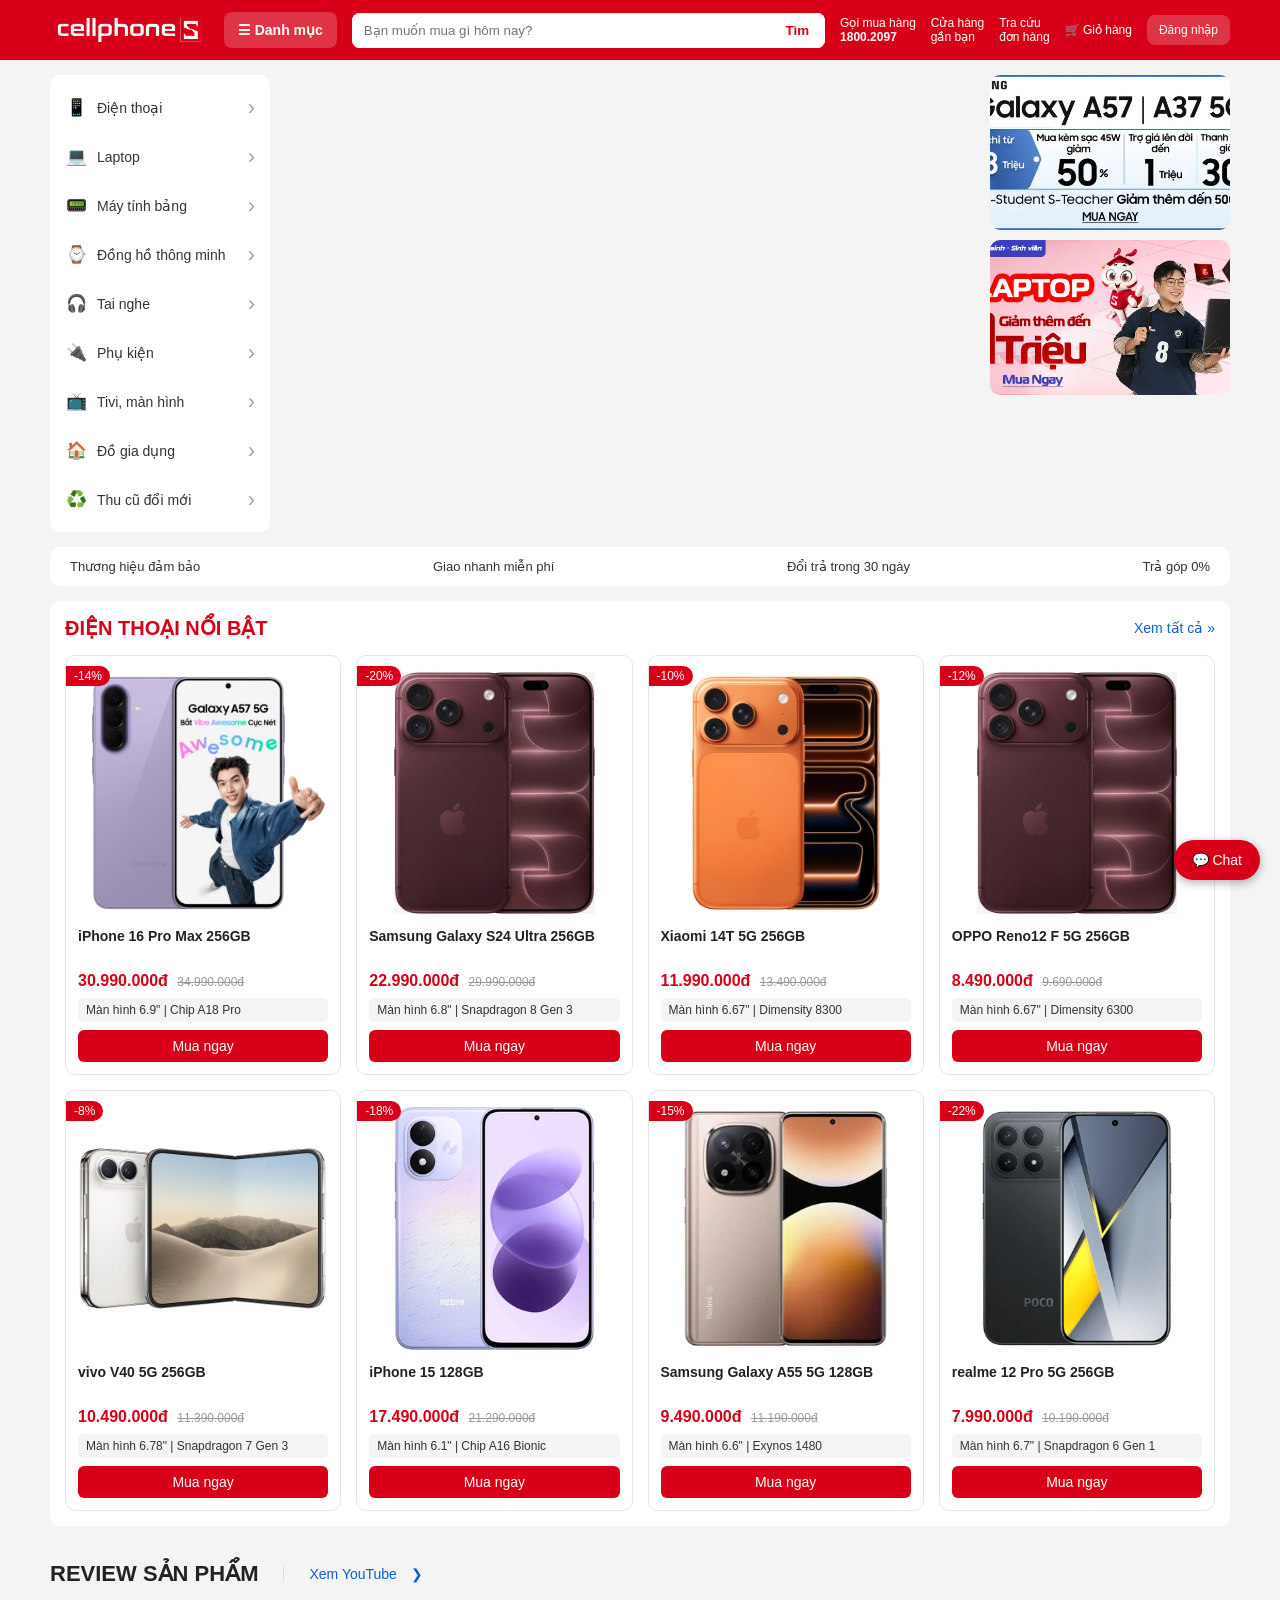
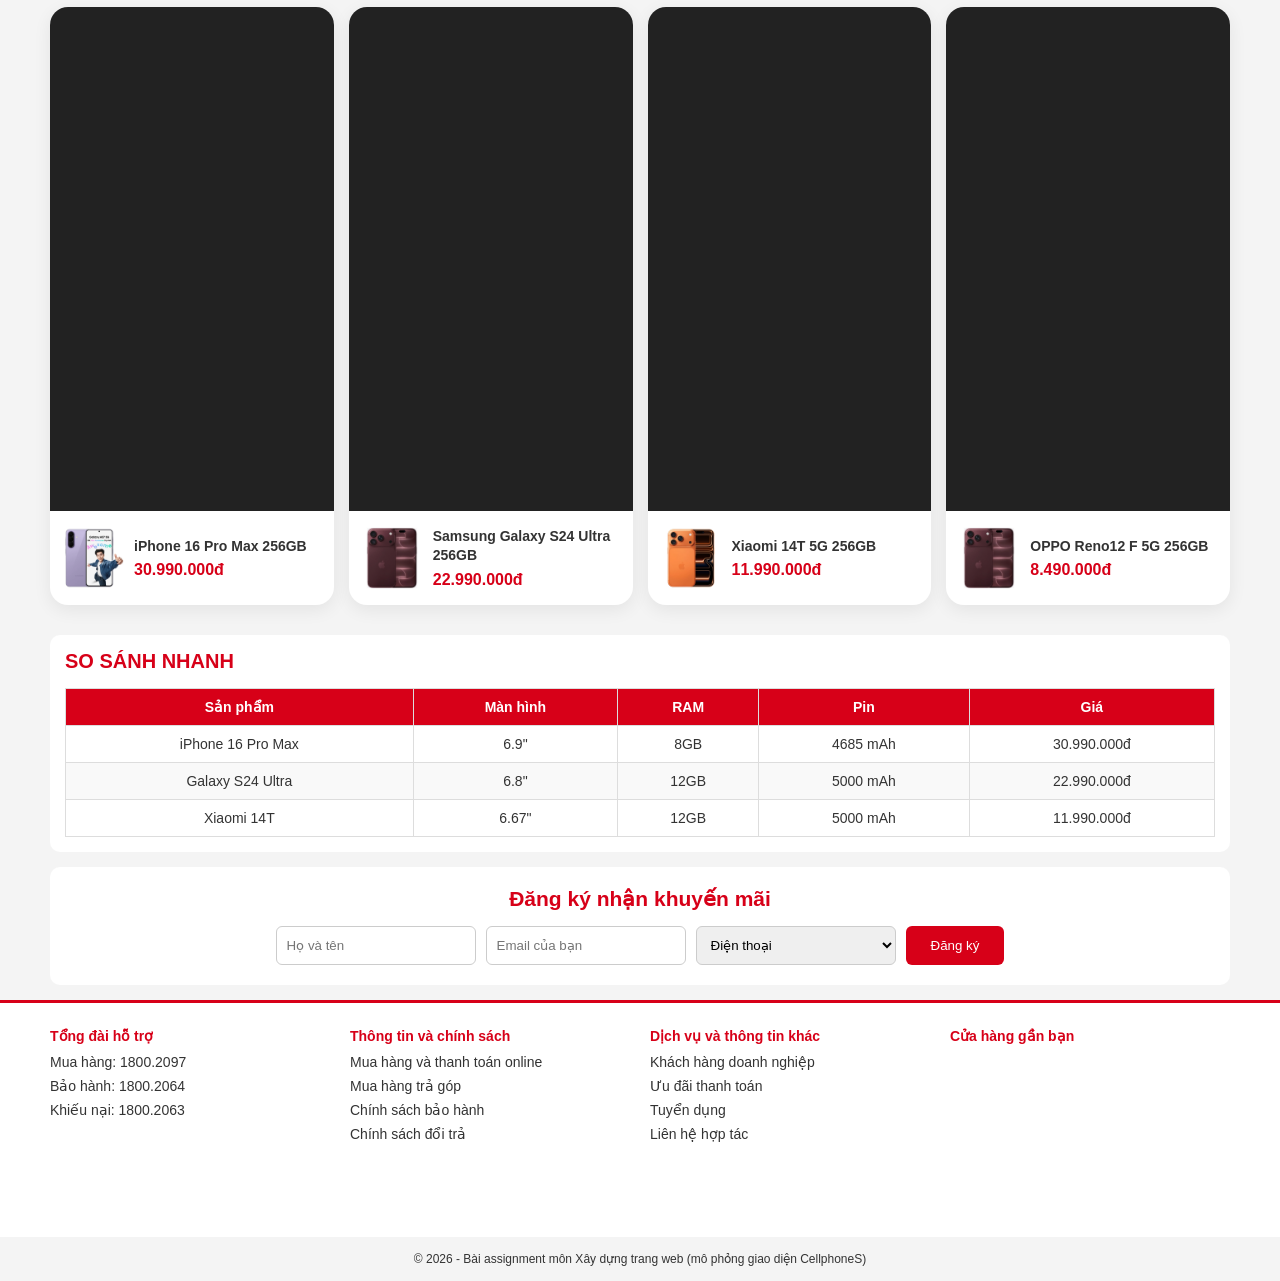
<file: index.html>
<!DOCTYPE html>
<html lang="vi">

<head>
    <meta charset="UTF-8">
    <meta name="viewport" content="width=device-width, initial-scale=1.0">
    <meta name="referrer" content="strict-origin-when-cross-origin">
    <title>CellphoneS - Điện thoại, laptop, phụ kiện chính hãng</title>
    <!-- Liên kết file CSS ngoài (external CSS) -->
    <link rel="stylesheet" href="style.css">
</head>

<body>

    <!-- ================= HEADER ================= -->
    <header class="header">
        <div class="container header-inner">
            <a href="index.html"><img src="images/logo.png" alt="CellphoneS" class="logo"></a>

            <a href="#danhmuc" class="btn-danhmuc">☰ Danh mục</a>

            <form class="search-form" action="#">
                <input type="text" placeholder="Bạn muốn mua gì hôm nay?">
                <button type="submit">Tìm</button>
            </form>

            <ul class="header-links">
                <li><a href="#">Gọi mua hàng<br><b>1800.2097</b></a></li>
                <li><a href="#cuahang">Cửa hàng<br>gần bạn</a></li>
                <li><a href="#">Tra cứu<br>đơn hàng</a></li>
                <li><a href="#">🛒 Giỏ hàng</a></li>
                <li><a href="#" class="btn-login">Đăng nhập</a></li>
            </ul>
        </div>
    </header>

    <!-- ================= PHẦN CHÍNH: MENU + SLIDESHOW + BANNER PHỤ ================= -->
    <main class="container">

        <section class="top-section">
            <!-- Menu danh mục bên trái + mega menu -->
            <nav class="sidebar" id="danhmuc">
                <ul>
                    <li class="has-mega">
                        <a href="#"><span class="menu-icon">📱</span>Điện thoại <b>›</b></a>
                        <div class="mega-menu">
                            <div class="mega-column">
                                <h3>Hãng điện thoại</h3>
                                <div class="brand-grid">
                                    <a href="#"> iPhone</a><a href="#">SAMSUNG</a><a href="#">OPPO</a>
                                    <a href="#">Xiaomi</a><a href="#">TECNO</a><a href="#">HONOR</a>
                                    <a href="#">nubia</a><a href="#">SONY</a><a href="#">NOKIA</a>
                                    <a href="#">realme</a><a href="#">HUAWEI</a><a href="#">Infinix</a>
                                </div>
                                <h3 class="subheading">Mức giá điện thoại</h3>
                                <div class="chip-list">
                                    <a href="#">Dưới 2 triệu</a><a href="#">Từ 2 - 4 triệu</a>
                                    <a href="#">Từ 4 - 7 triệu</a><a href="#">Từ 7 - 13 triệu</a>
                                    <a href="#">Từ 13 - 20 triệu</a><a href="#">Trên 20 triệu</a>
                                </div>
                            </div>
                            <div class="mega-column">
                                <h3>Điện thoại HOT ⚡</h3>
                                <div class="chip-list">
                                    <a href="#">iPhone 17 Pro Max</a><a href="#">iPhone 17 Pro</a>
                                    <a href="#">iPhone 17</a><a href="#">iPhone Air</a>
                                    <a href="#">Samsung Galaxy S26 Series</a><a href="#">Galaxy Z Series</a>
                                    <a href="#">OPPO Find X Series</a><a href="#">Xiaomi 17T</a>
                                    <a href="#">Redmi Note Series</a><a href="#">HONOR 600 5G</a>
                                    <a href="#">TECNO Pova</a><a href="#">Sony Xperia</a>
                                </div>
                            </div>
                            <div class="mega-column">
                                <h3>Điện thoại theo nhu cầu</h3>
                                <div class="chip-list">
                                    <a href="#">Điện thoại chơi game</a><a href="#">Điện thoại chụp ảnh đẹp</a>
                                    <a href="#">Điện thoại pin khỏe</a><a href="#">Điện thoại 5G</a>
                                    <a href="#">Điện thoại màn hình lớn</a><a href="#">Điện thoại phổ thông</a>
                                </div>
                                <h3 class="subheading">Ưu đãi nổi bật</h3>
                                <div class="chip-list"><a href="#">Điện thoại giảm giá</a><a href="#">Trả góp 0%</a>
                                </div>
                            </div>
                        </div>
                    </li>
                    <li class="has-mega">
                        <a href="#"><span class="menu-icon">💻</span>Laptop <b>›</b></a>
                        <div class="mega-menu">
                            <div class="mega-column">
                                <h3>Hãng laptop</h3>
                                <div class="brand-grid">
                                    <a href="#">MacBook</a><a href="#">ASUS</a><a href="#">DELL</a>
                                    <a href="#">HP</a><a href="#">Lenovo</a><a href="#">Acer</a>
                                    <a href="#">MSI</a><a href="#">Gigabyte</a><a href="#">LG</a>
                                </div>
                                <h3 class="subheading">Mức giá laptop</h3>
                                <div class="chip-list">
                                    <a href="#">Dưới 10 triệu</a><a href="#">10 - 15 triệu</a><a href="#">15 - 20
                                        triệu</a>
                                    <a href="#">20 - 30 triệu</a><a href="#">Trên 30 triệu</a>
                                </div>
                            </div>
                            <div class="mega-column">
                                <h3>Laptop HOT ⚡</h3>
                                <div class="chip-list">
                                    <a href="#">MacBook Air</a><a href="#">MacBook Pro</a><a href="#">ASUS Vivobook</a>
                                    <a href="#">Lenovo LOQ</a><a href="#">Acer Nitro</a><a href="#">MSI Gaming</a>
                                </div>
                            </div>
                            <div class="mega-column">
                                <h3>Laptop theo nhu cầu</h3>
                                <div class="chip-list">
                                    <a href="#">Laptop văn phòng</a><a href="#">Laptop gaming</a><a href="#">Laptop đồ
                                        họa</a>
                                    <a href="#">Laptop sinh viên</a><a href="#">Laptop mỏng nhẹ</a>
                                </div>
                            </div>
                        </div>
                    </li>
                    <li class="has-mega">
                        <a href="#"><span class="menu-icon">📟</span>Máy tính bảng <b>›</b></a>
                        <div class="mega-menu">
                            <div class="mega-column">
                                <h3>Hãng máy tính bảng</h3>
                                <div class="brand-grid">
                                    <a href="#"> iPad</a><a href="#">SAMSUNG</a><a href="#">Xiaomi</a>
                                    <a href="#">HUAWEI</a><a href="#">Lenovo</a><a href="#">OPPO</a>
                                </div>
                            </div>
                            <div class="mega-column">
                                <h3>Máy tính bảng HOT ⚡</h3>
                                <div class="chip-list">
                                    <a href="#">iPad Pro</a><a href="#">iPad Air</a><a href="#">iPad A Series</a>
                                    <a href="#">iPad mini</a><a href="#">Galaxy Tab S Series</a><a href="#">Lenovo
                                        Legion Tab</a>
                                </div>
                            </div>
                            <div class="mega-column">
                                <h3>Máy tính bảng theo nhu cầu</h3>
                                <div class="chip-list">
                                    <a href="#">Học tập, ghi chú</a><a href="#">Giải trí</a><a href="#">Làm việc</a>
                                    <a href="#">Máy đọc sách Kindle</a>
                                </div>
                            </div>
                        </div>
                    </li>
                    <li class="has-mega"><a href="#"><span class="menu-icon">⌚</span>Đồng hồ thông minh <b>›</b></a>
                        <div class="mega-menu">
                            <div class="mega-column">
                                <h3>Hãng đồng hồ</h3>
                                <div class="chip-list"><a href="#">Apple Watch</a><a href="#">Samsung Galaxy Watch</a><a
                                        href="#">Huawei Watch</a><a href="#">Xiaomi Watch</a><a href="#">Garmin</a>
                                </div>
                            </div>
                            <div class="mega-column">
                                <h3>Danh mục nổi bật</h3>
                                <div class="chip-list"><a href="#">Đồng hồ trẻ em</a><a href="#">Đồng hồ thể thao</a><a
                                        href="#">Vòng đeo tay thông minh</a></div>
                            </div>
                        </div>
                    </li>
                    <li class="has-mega"><a href="#"><span class="menu-icon">🎧</span>Tai nghe <b>›</b></a>
                        <div class="mega-menu">
                            <div class="mega-column">
                                <h3>Hãng tai nghe</h3>
                                <div class="chip-list"><a href="#">Apple AirPods</a><a href="#">Sony</a><a
                                        href="#">JBL</a><a href="#">Samsung</a><a href="#">Soundcore</a></div>
                            </div>
                            <div class="mega-column">
                                <h3>Loại tai nghe</h3>
                                <div class="chip-list"><a href="#">Tai nghe Bluetooth</a><a href="#">Tai nghe chụp
                                        tai</a><a href="#">Tai nghe gaming</a><a href="#">Tai nghe có dây</a></div>
                            </div>
                        </div>
                    </li>
                    <li class="has-mega"><a href="#"><span class="menu-icon">🔌</span>Phụ kiện <b>›</b></a>
                        <div class="mega-menu">
                            <div class="mega-column">
                                <h3>Phụ kiện phổ biến</h3>
                                <div class="chip-list"><a href="#">Sạc, cáp</a><a href="#">Pin dự phòng</a><a
                                        href="#">Ốp lưng</a><a href="#">Dán màn hình</a><a href="#">Giá đỡ điện
                                        thoại</a><a href="#">Thẻ nhớ, USB</a></div>
                            </div>
                            <div class="mega-column">
                                <h3>Hãng phụ kiện</h3>
                                <div class="chip-list"><a href="#">Anker</a><a href="#">Belkin</a><a
                                        href="#">Baseus</a><a href="#">UGREEN</a><a href="#">Apple</a></div>
                            </div>
                        </div>
                    </li>
                    <li class="has-mega"><a href="#"><span class="menu-icon">📺</span>Tivi, màn hình <b>›</b></a>
                        <div class="mega-menu">
                            <div class="mega-column">
                                <h3>Màn hình</h3>
                                <div class="chip-list"><a href="#">Màn hình gaming</a><a href="#">Màn hình văn
                                        phòng</a><a href="#">Màn hình đồ họa</a></div>
                            </div>
                            <div class="mega-column">
                                <h3>Thiết bị giải trí</h3>
                                <div class="chip-list"><a href="#">Smart TV</a><a href="#">Máy chiếu</a><a
                                        href="#">Android TV Box</a></div>
                            </div>
                        </div>
                    </li>
                    <li class="has-mega"><a href="#"><span class="menu-icon">🏠</span>Đồ gia dụng <b>›</b></a>
                        <div class="mega-menu">
                            <div class="mega-column">
                                <h3>Đồ gia dụng thông minh</h3>
                                <div class="chip-list"><a href="#">Máy hút bụi</a><a href="#">Robot hút bụi</a><a
                                        href="#">Máy lọc không khí</a><a href="#">Quạt thông minh</a></div>
                            </div>
                            <div class="mega-column">
                                <h3>Thiết bị nhà bếp</h3>
                                <div class="chip-list"><a href="#">Nồi chiên không dầu</a><a href="#">Máy xay</a><a
                                        href="#">Ấm đun nước</a></div>
                            </div>
                        </div>
                    </li>
                    <li class="has-mega"><a href="#"><span class="menu-icon">♻️</span>Thu cũ đổi mới <b>›</b></a>
                        <div class="mega-menu">
                            <div class="mega-column">
                                <h3>Thu cũ đổi mới</h3>
                                <div class="chip-list"><a href="#">Thu cũ lên đời iPhone</a><a href="#">Thu cũ
                                        laptop</a><a href="#">Thu cũ máy tính bảng</a><a href="#">Kiểm tra giá thu
                                        cũ</a></div>
                            </div>
                            <div class="mega-column">
                                <h3>Ưu đãi</h3>
                                <div class="chip-list"><a href="#">Trợ giá lên đời</a><a href="#">Hướng dẫn thu cũ</a>
                                </div>
                            </div>
                        </div>
                    </li>
                </ul>
            </nav>

            <!-- Slideshow chạy bằng CSS animation -->
            <div class="slideshow">
                <img src="images/banner1.png" alt="Banner 1" class="slide slide1">
                <img src="images/banner2.png" alt="Banner 2" class="slide slide2">
                <img src="images/banner3.png" alt="Banner 3" class="slide slide3">
            </div>

            <!-- 2 banner nhỏ bên phải -->
            <div class="side-banners">
                <img src="images/side1.png" alt="Ưu đãi 1">
                <img src="images/side2.png" alt="Ưu đãi 2">
            </div>
        </section>

        <!-- Dải ưu đãi (danh sách) -->
        <ul class="promo-strip">
            <li> Thương hiệu đảm bảo</li>
            <li> Giao nhanh miễn phí</li>
            <li> Đổi trả trong 30 ngày</li>
            <li> Trả góp 0%</li>
        </ul>

        <!-- ================= ĐIỆN THOẠI NỔI BẬT ================= -->

        <!-- ================= ĐIỆN THOẠI NỔI BẬT ================= -->
        <section class="product-section">
            <div class="section-title">
                <h2>ĐIỆN THOẠI NỔI BẬT</h2>
                <a href="#">Xem tất cả &raquo;</a>
            </div>

            <div class="product-grid">

                <!-- Sản phẩm 1 -->
                <a href="product-detail.html?id=1" class="product-card-link">
                    <div class="product-card">
                        <span class="badge">-14%</span>
                        <img src="images/phone1.png" alt="iPhone 16 Pro Max">
                        <h3>iPhone 16 Pro Max 256GB</h3>
                        <p class="price">30.990.000đ <del>34.990.000đ</del></p>
                        <p class="spec">Màn hình 6.9" | Chip A18 Pro</p>
                        <span class="btn-buy">Mua ngay</span>
                    </div>
                </a>

                <!-- Sản phẩm 2 -->
                <a href="product-detail.html?id=2" class="product-card-link">
                    <div class="product-card">
                        <span class="badge">-20%</span>
                        <img src="images/phone2.png" alt="Samsung Galaxy S24 Ultra">
                        <h3>Samsung Galaxy S24 Ultra 256GB</h3>
                        <p class="price">22.990.000đ <del>29.990.000đ</del></p>
                        <p class="spec">Màn hình 6.8" | Snapdragon 8 Gen 3</p>
                        <span class="btn-buy">Mua ngay</span>
                    </div>
                </a>

                <!-- Sản phẩm 3 -->
                <a href="product-detail.html?id=3" class="product-card-link">
                    <div class="product-card">
                        <span class="badge">-10%</span>
                        <img src="images/phone3.png" alt="Xiaomi 14T">
                        <h3>Xiaomi 14T 5G 256GB</h3>
                        <p class="price">11.990.000đ <del>13.490.000đ</del></p>
                        <p class="spec">Màn hình 6.67" | Dimensity 8300</p>
                        <span class="btn-buy">Mua ngay</span>
                    </div>
                </a>

                <!-- Sản phẩm 4 -->
                <a href="product-detail.html?id=4" class="product-card-link">
                    <div class="product-card">
                        <span class="badge">-12%</span>
                        <img src="images/phone4.png" alt="OPPO Reno12 F">
                        <h3>OPPO Reno12 F 5G 256GB</h3>
                        <p class="price">8.490.000đ <del>9.690.000đ</del></p>
                        <p class="spec">Màn hình 6.67" | Dimensity 6300</p>
                        <span class="btn-buy">Mua ngay</span>
                    </div>
                </a>

                <!-- Sản phẩm 5 -->
                <a href="product-detail.html?id=5" class="product-card-link">
                    <div class="product-card">
                        <span class="badge">-8%</span>
                        <img src="images/phone5.png" alt="vivo V40">
                        <h3>vivo V40 5G 256GB</h3>
                        <p class="price">10.490.000đ <del>11.390.000đ</del></p>
                        <p class="spec">Màn hình 6.78" | Snapdragon 7 Gen 3</p>
                        <span class="btn-buy">Mua ngay</span>
                    </div>
                </a>

                <!-- Sản phẩm 6 -->
                <a href="product-detail.html?id=6" class="product-card-link">
                    <div class="product-card">
                        <span class="badge">-18%</span>
                        <img src="images/phone6.png" alt="iPhone 15">
                        <h3>iPhone 15 128GB</h3>
                        <p class="price">17.490.000đ <del>21.290.000đ</del></p>
                        <p class="spec">Màn hình 6.1" | Chip A16 Bionic</p>
                        <span class="btn-buy">Mua ngay</span>
                    </div>
                </a>

                <!-- Sản phẩm 7 -->
                <a href="product-detail.html?id=7" class="product-card-link">
                    <div class="product-card">
                        <span class="badge">-15%</span>
                        <img src="images/phone7.png" alt="Samsung Galaxy A55">
                        <h3>Samsung Galaxy A55 5G 128GB</h3>
                        <p class="price">9.490.000đ <del>11.190.000đ</del></p>
                        <p class="spec">Màn hình 6.6" | Exynos 1480</p>
                        <span class="btn-buy">Mua ngay</span>
                    </div>
                </a>

                <!-- Sản phẩm 8 -->
                <a href="product-detail.html?id=8" class="product-card-link">
                    <div class="product-card">
                        <span class="badge">-22%</span>
                        <img src="images/phone8.png" alt="realme 12 Pro">
                        <h3>realme 12 Pro 5G 256GB</h3>
                        <p class="price">7.990.000đ <del>10.190.000đ</del></p>
                        <p class="spec">Màn hình 6.7" | Snapdragon 6 Gen 1</p>
                        <span class="btn-buy">Mua ngay</span>
                    </div>
                </a>

            </div>
        </section>

        <!-- ================= REVIEW SẢN PHẨM BẰNG VIDEO YOUTUBE ================= -->
        <section class="review-section">

            <!-- Tiêu đề mục review -->
            <div class="review-title">
                <h2>REVIEW SẢN PHẨM</h2>
                <a href="https://www.youtube.com/" target="_blank">
                    Xem YouTube <span>❯</span>
                </a>
            </div>

            <!-- Danh sách video review -->
            <div class="review-grid">

                <!-- Video 1 -->
                <div class="review-card">
                    <div class="review-video">
                        <iframe src="https://www.youtube.com/embed/On3mzUno05M" title="Review iPhone 16 Pro Max"
                            loading="lazy" referrerpolicy="strict-origin-when-cross-origin"
                            allow="accelerometer; autoplay; clipboard-write; encrypted-media; gyroscope; picture-in-picture; web-share"
                            allowfullscreen>
                        </iframe>
                    </div>

                    <div class="review-product">
                        <img src="images/phone1.png" alt="iPhone 16 Pro Max">
                        <div class="review-info">
                            <h3>iPhone 16 Pro Max 256GB</h3>
                            <p class="review-price">30.990.000đ</p>
                        </div>
                    </div>
                </div>

                <!-- Video 2 -->
                <div class="review-card">
                    <div class="review-video">
                        <iframe src="https://www.youtube.com/embed/hCDtMVBkA5E" title="Review Samsung Galaxy S24 Ultra"
                            loading="lazy"
                            allow="accelerometer; autoplay; clipboard-write; encrypted-media; gyroscope; picture-in-picture; web-share"
                            allowfullscreen>
                        </iframe>
                    </div>

                    <div class="review-product">
                        <img src="images/phone2.png" alt="Samsung Galaxy S24 Ultra">
                        <div class="review-info">
                            <h3>Samsung Galaxy S24 Ultra 256GB</h3>
                            <p class="review-price">22.990.000đ</p>
                        </div>
                    </div>
                </div>

                <!-- Video 3 -->
                <div class="review-card">
                    <div class="review-video">
                        <iframe src="https://www.youtube.com/embed/ODtE4VWNXeY" title="Review Xiaomi 14T" loading="lazy"
                            allow="accelerometer; autoplay; clipboard-write; encrypted-media; gyroscope; picture-in-picture; web-share"
                            allowfullscreen>
                        </iframe>
                    </div>

                    <div class="review-product">
                        <img src="images/phone3.png" alt="Xiaomi 14T">
                        <div class="review-info">
                            <h3>Xiaomi 14T 5G 256GB</h3>
                            <p class="review-price">11.990.000đ</p>
                        </div>
                    </div>
                </div>

                <!-- Video 4 -->
                <div class="review-card">
                    <div class="review-video">
                        <iframe src="https://www.youtube.com/embed/fqCbesXcy8Q" title="Review OPPO Reno12 F"
                            loading="lazy"
                            allow="accelerometer; autoplay; clipboard-write; encrypted-media; gyroscope; picture-in-picture; web-share"
                            allowfullscreen>
                        </iframe>
                    </div>

                    <div class="review-product">
                        <img src="images/phone4.png" alt="OPPO Reno12 F">
                        <div class="review-info">
                            <h3>OPPO Reno12 F 5G 256GB</h3>
                            <p class="review-price">8.490.000đ</p>
                        </div>
                    </div>
                </div>

            </div>
        </section>
        <!-- ================= BẢNG SO SÁNH (TABLE) ================= -->
        <section class="product-section">
            <div class="section-title">
                <h2>SO SÁNH NHANH</h2>
            </div>
            <div class="table-wrap">
                <table>
                    <thead>
                        <tr>
                            <th>Sản phẩm</th>
                            <th>Màn hình</th>
                            <th>RAM</th>
                            <th>Pin</th>
                            <th>Giá</th>
                        </tr>
                    </thead>
                    <tbody>
                        <tr>
                            <td>iPhone 16 Pro Max</td>
                            <td>6.9"</td>
                            <td>8GB</td>
                            <td>4685 mAh</td>
                            <td>30.990.000đ</td>
                        </tr>
                        <tr>
                            <td>Galaxy S24 Ultra</td>
                            <td>6.8"</td>
                            <td>12GB</td>
                            <td>5000 mAh</td>
                            <td>22.990.000đ</td>
                        </tr>
                        <tr>
                            <td>Xiaomi 14T</td>
                            <td>6.67"</td>
                            <td>12GB</td>
                            <td>5000 mAh</td>
                            <td>11.990.000đ</td>
                        </tr>
                    </tbody>
                </table>
            </div>
        </section>

        <!-- ================= ĐĂNG KÝ NHẬN TIN (FORM) ================= -->
        <section class="register">
            <h2>Đăng ký nhận khuyến mãi</h2>
            <form action="#" method="post">
                <input type="text" name="hoten" placeholder="Họ và tên" required>
                <input type="email" name="email" placeholder="Email của bạn" required>
                <select name="quantam">
                    <option>Điện thoại</option>
                    <option>Laptop</option>
                    <option>Phụ kiện</option>
                </select>
                <button type="submit">Đăng ký</button>
            </form>
        </section>

    </main>

    <!-- ================= FOOTER ================= -->
    <footer class="footer">
        <div class="container footer-grid">
            <div>
                <h4>Tổng đài hỗ trợ</h4>
                <ul>
                    <li>Mua hàng: 1800.2097</li>
                    <li>Bảo hành: 1800.2064</li>
                    <li>Khiếu nại: 1800.2063</li>
                </ul>
            </div>
            <div>
                <h4>Thông tin và chính sách</h4>
                <ul>
                    <li><a href="#">Mua hàng và thanh toán online</a></li>
                    <li><a href="#">Mua hàng trả góp</a></li>
                    <li><a href="#">Chính sách bảo hành</a></li>
                    <li><a href="#">Chính sách đổi trả</a></li>
                </ul>
            </div>
            <div>
                <h4>Dịch vụ và thông tin khác</h4>
                <ul>
                    <li><a href="#">Khách hàng doanh nghiệp</a></li>
                    <li><a href="#">Ưu đãi thanh toán</a></li>
                    <li><a href="#">Tuyển dụng</a></li>
                    <li><a href="#">Liên hệ hợp tác</a></li>
                </ul>
            </div>
            <div id="cuahang">
                <h4>Cửa hàng gần bạn</h4>
                <!-- Nhúng Google Map bằng iframe -->
                <iframe src="https://www.google.com/maps?q=Ho+Chi+Minh+City&output=embed" width="100%" height="160"
                    style="border:0;" loading="lazy"></iframe>
            </div>
        </div>
        <p class="copyright">© 2026 - Bài assignment môn Xây dựng trang web (mô phỏng giao diện CellphoneS)</p>
    </footer>

    <!-- Nút chat nổi (chatbox giả lập) -->
    <a href="#" class="chat-btn">💬 Chat</a>

</body>

</html>
</file>
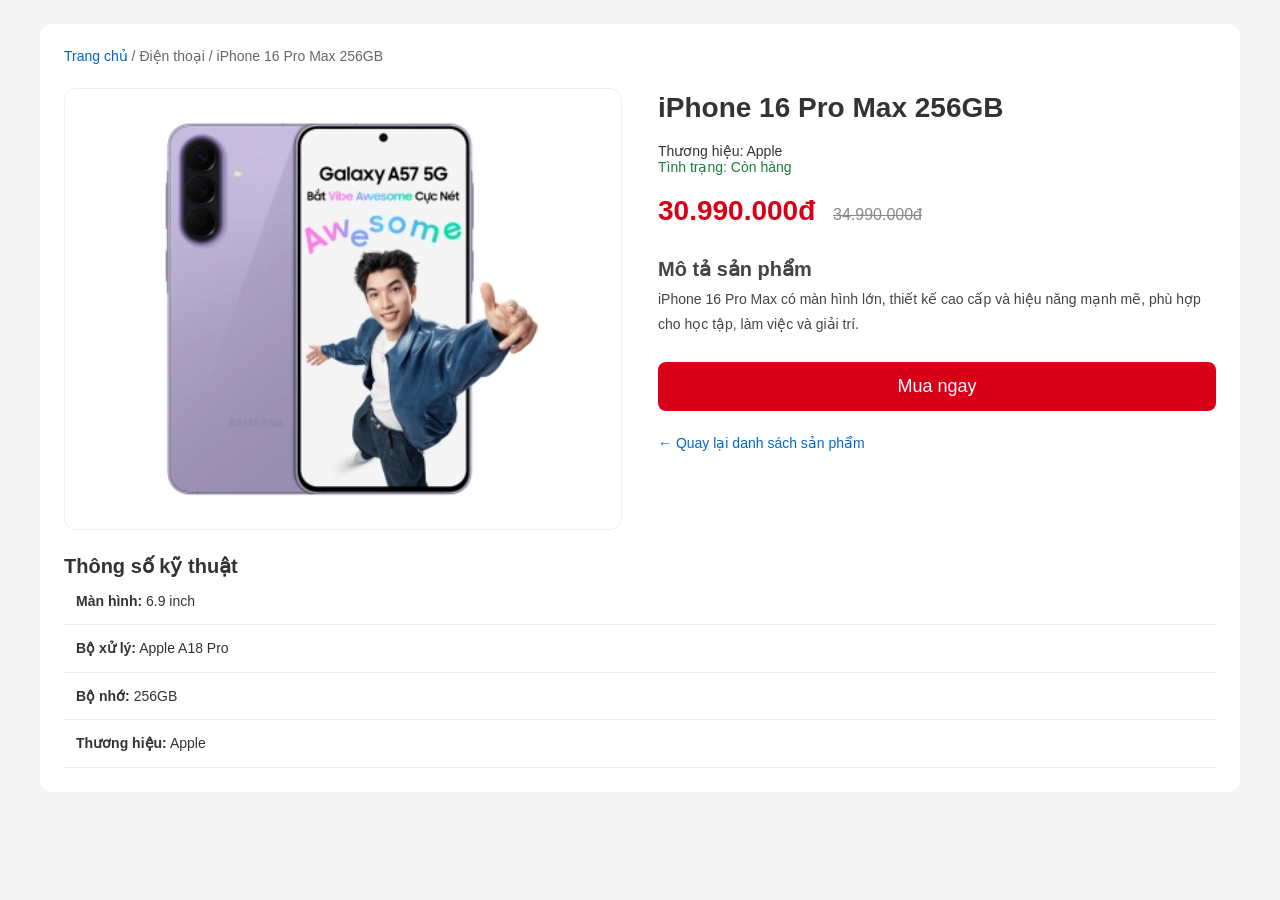
<file: product-detail.html>
<!DOCTYPE html>
<html lang="vi">

<head>
    <meta charset="UTF-8">
    <meta name="viewport" content="width=device-width, initial-scale=1.0">
    <title>Chi tiết sản phẩm </title>
    <link rel="stylesheet" href="style.css">
</head>

<body>

    <main class="detail-page">

        <div class="detail-breadcrumb">
            <a href="index.html">Trang chủ</a>
            / Điện thoại
            / <span id="detail-breadcrumb-name">Chi tiết sản phẩm</span>
        </div>

        <section class="detail-layout">

            <!-- Ảnh sản phẩm -->
            <div class="detail-image-box">
                <img
                    src="images/phone1.png"
                    alt="Ảnh sản phẩm"
                    class="detail-image"
                    id="detail-image"
                >
            </div>

            <!-- Thông tin sản phẩm -->
            <div class="detail-info">

                <h1 id="detail-name">Tên sản phẩm</h1>

                <p>Thương hiệu: <span id="detail-brand"></span></p>

                <p class="detail-status">Tình trạng: Còn hàng</p>

                <div class="detail-price">
                    <span id="detail-price"></span>
                    <span class="detail-old-price" id="detail-old-price"></span>
                </div>

                <div class="detail-description">
                    <h2>Mô tả sản phẩm</h2>
                    <p id="detail-description"></p>
                </div>

                <button
                    class="detail-buy"
                    type="button"
                    onclick="alert('Bạn đã chọn mua sản phẩm!')"
                >
                    Mua ngay
                </button>

                <a href="index.html" class="detail-back">
                    ← Quay lại danh sách sản phẩm
                </a>

            </div>

        </section>

        <!-- Thông số kỹ thuật -->
        <section class="detail-spec">
            <h2>Thông số kỹ thuật</h2>

            <p><strong>Màn hình:</strong> <span id="detail-screen"></span></p>
            <p><strong>Bộ xử lý:</strong> <span id="detail-chip"></span></p>
            <p><strong>Bộ nhớ:</strong> <span id="detail-storage"></span></p>
            <p><strong>Thương hiệu:</strong> <span id="detail-brand-spec"></span></p>
        </section>

    </main>

    <script>
        // Danh sách dữ liệu của 8 sản phẩm
        const products = {
            1: {
                name: "iPhone 16 Pro Max 256GB",
                image: "images/phone1.png",
                brand: "Apple",
                price: "30.990.000đ",
                oldPrice: "34.990.000đ",
                screen: '6.9 inch',
                chip: "Apple A18 Pro",
                storage: "256GB",
                description: "iPhone 16 Pro Max có màn hình lớn, thiết kế cao cấp và hiệu năng mạnh mẽ, phù hợp cho học tập, làm việc và giải trí."
            },

            2: {
                name: "Samsung Galaxy S24 Ultra 256GB",
                image: "images/phone2.png",
                brand: "Samsung",
                price: "22.990.000đ",
                oldPrice: "29.990.000đ",
                screen: '6.8 inch',
                chip: "Snapdragon 8 Gen 3",
                storage: "256GB",
                description: "Samsung Galaxy S24 Ultra sở hữu màn hình lớn, hiệu năng mạnh và hệ thống camera phục vụ nhiều nhu cầu sử dụng."
            },

            3: {
                name: "Xiaomi 14T 5G 256GB",
                image: "images/phone3.png",
                brand: "Xiaomi",
                price: "11.990.000đ",
                oldPrice: "13.490.000đ",
                screen: '6.67 inch',
                chip: "Dimensity 8300",
                storage: "256GB",
                description: "Xiaomi 14T 5G là điện thoại hướng đến hiệu năng tốt, màn hình lớn và nhu cầu giải trí hằng ngày."
            },

            4: {
                name: "OPPO Reno12 F 5G 256GB",
                image: "images/phone4.png",
                brand: "OPPO",
                price: "8.490.000đ",
                oldPrice: "9.690.000đ",
                screen: '6.67 inch',
                chip: "Dimensity 6300",
                storage: "256GB",
                description: "OPPO Reno12 F 5G có thiết kế hiện đại, màn hình lớn và đáp ứng tốt các nhu cầu sử dụng phổ biến."
            },

            5: {
                name: "vivo V40 5G 256GB",
                image: "images/phone5.png",
                brand: "vivo",
                price: "10.490.000đ",
                oldPrice: "11.390.000đ",
                screen: '6.78 inch',
                chip: "Snapdragon 7 Gen 3",
                storage: "256GB",
                description: "vivo V40 5G có màn hình lớn và hiệu năng phù hợp cho nhu cầu sử dụng, giải trí và chụp ảnh."
            },

            6: {
                name: "iPhone 15 128GB",
                image: "images/phone6.png",
                brand: "Apple",
                price: "17.490.000đ",
                oldPrice: "21.290.000đ",
                screen: '6.1 inch',
                chip: "Apple A16 Bionic",
                storage: "128GB",
                description: "iPhone 15 có thiết kế gọn gàng, hiệu năng ổn định và phù hợp cho nhu cầu sử dụng hằng ngày."
            },

            7: {
                name: "Samsung Galaxy A55 5G 128GB",
                image: "images/phone7.png",
                brand: "Samsung",
                price: "9.490.000đ",
                oldPrice: "11.190.000đ",
                screen: '6.6 inch',
                chip: "Exynos 1480",
                storage: "128GB",
                description: "Samsung Galaxy A55 5G là lựa chọn cho nhu cầu học tập, liên lạc, giải trí và sử dụng mạng 5G."
            },

            8: {
                name: "realme 12 Pro 5G 256GB",
                image: "images/phone8.png",
                brand: "realme",
                price: "7.990.000đ",
                oldPrice: "10.190.000đ",
                screen: '6.7 inch',
                chip: "Snapdragon 6 Gen 1",
                storage: "256GB",
                description: "realme 12 Pro 5G có màn hình lớn, thiết kế hiện đại và đáp ứng các nhu cầu sử dụng hằng ngày."
            }
        };

        // Đọc mã sản phẩm từ URL, ví dụ product-detail.html?id=1
        const params = new URLSearchParams(window.location.search);
        const productId = params.get("id") || "1";

        // Lấy dữ liệu của sản phẩm được chọn
        const product = products[productId];

        if (product) {
            document.title = product.name + " - CellphoneS";

            document.getElementById("detail-breadcrumb-name").textContent = product.name;
            document.getElementById("detail-image").src = product.image;
            document.getElementById("detail-image").alt = product.name;
            document.getElementById("detail-name").textContent = product.name;
            document.getElementById("detail-brand").textContent = product.brand;
            document.getElementById("detail-price").textContent = product.price;
            document.getElementById("detail-old-price").textContent = product.oldPrice;
            document.getElementById("detail-screen").textContent = product.screen;
            document.getElementById("detail-chip").textContent = product.chip;
            document.getElementById("detail-storage").textContent = product.storage;
            document.getElementById("detail-brand-spec").textContent = product.brand;
            document.getElementById("detail-description").textContent = product.description;
        } else {
            document.querySelector(".detail-page").innerHTML =
                '<h2>Không tìm thấy sản phẩm</h2><a href="index.html">Quay lại trang chủ</a>';
        }
    </script>

</body>
</html>
</file>
<file: style.css>
/* ===== RESET CƠ BẢN ===== */
* {
    margin: 0;
    padding: 0;
    box-sizing: border-box;   
}

body {
    font-family: Arial, Helvetica, sans-serif;
    background-color: #f4f4f4;
    color: #333;
    font-size: 14px;
}

a {
    text-decoration: none;
    color: inherit;
}

ul {
    list-style: none;
}

img {
    max-width: 100%;
    display: block;
}

.container {
    width: 1200px;
    max-width: 100%;
    margin: 0 auto;
    padding: 0 10px;
}


/* ===== HEADER ===== */
.header {
    background-color: #d70018;
    padding: 10px 0;
    color: #fff;
    position: sticky;      
    top: 0;
    z-index: 100;
}

.header-inner {
    display: flex;               
    align-items: center;
    justify-content: space-between;
    gap: 15px;
}

.logo {
    height: 40px;
}

.btn-danhmuc {
    background-color: rgba(255, 255, 255, 0.2);
    padding: 10px 14px;
    border-radius: 8px;
    font-weight: bold;
    white-space: nowrap;
}

.btn-danhmuc:hover {
    background-color: rgba(255, 255, 255, 0.35);
}

.search-form {
    flex: 1;                      
    display: flex;
    background-color: #fff;
    border-radius: 8px;
    overflow: hidden;
}

.search-form input {
    flex: 1;
    border: none;
    padding: 10px 12px;
    outline: none;
}

.search-form button {
    border: none;
    background-color: #fff;
    color: #d70018;
    font-weight: bold;
    padding: 0 16px;
    cursor: pointer;
}

.header-links {
    display: flex;
    gap: 15px;
    font-size: 12px;
    align-items: center;
}

.header-links a:hover {
    text-decoration: underline;
}

.btn-login {
    background-color: rgba(255, 255, 255, 0.2);
    padding: 8px 12px;
    border-radius: 8px;
}

/* ===== PHẦN TRÊN: SIDEBAR + SLIDESHOW + BANNER PHỤ ===== */
.top-section {
    display: grid;                          /* CSS Grid */
    grid-template-columns: 220px 1fr 240px;
    gap: 10px;
    margin-top: 15px;
}

.sidebar {
    background-color: #fff;
    border-radius: 10px;
    padding: 8px 0;
}

.sidebar li a {
    display: block;
    padding: 10px 15px;
}

.sidebar li a:hover {
    background-color: #fdecea;
    color: #d70018;
}

/* Slideshow bằng CSS animation */
.slideshow {
    position: relative;
    height: 320px;
    border-radius: 10px;
    overflow: hidden;
}

.slide {
    position: absolute;
    top: 0;
    left: 0;
    width: 100%;
    height: 100%;
    object-fit: cover;
    opacity: 0;
    animation: chuyenAnh 12s infinite;
}

.slide1 { animation-delay: 0s; }
.slide2 { animation-delay: 4s; }
.slide3 { animation-delay: 8s; }

@keyframes chuyenAnh {
    0%   { opacity: 0; }
    8%   { opacity: 1; }
    33%  { opacity: 1; }
    41%  { opacity: 0; }
    100% { opacity: 0; }
}

.side-banners {
    display: flex;
    flex-direction: column;
    gap: 10px;
}

.side-banners img {
    border-radius: 10px;
    height: 155px;
    width: 100%;
    object-fit: cover;
}

/* ===== DẢI ƯU ĐÃI ===== */
.promo-strip {
    display: flex;
    justify-content: space-between;
    background-color: #fff;
    border-radius: 10px;
    margin-top: 15px;
    padding: 12px 20px;
    font-size: 13px;
}

/* ===== SẢN PHẨM ===== */
.product-section {
    background-color: #fff;
    border-radius: 10px;
    margin-top: 15px;
    padding: 15px;
}

.section-title {
    display: flex;
    justify-content: space-between;
    align-items: center;
    margin-bottom: 15px;
}

.section-title h2 {
    font-size: 20px;
    color: #d70018;
}

.section-title a {
    color: #0b5ed7;
}

.product-grid {
    display: grid;
    grid-template-columns: repeat(4, 1fr);   /* 4 cột bằng nhau */
    gap: 15px;
}

.product-card {
    position: relative;
    border: 1px solid #e5e5e5;
    border-radius: 10px;
    padding: 12px;
    transition: transform 0.3s, box-shadow 0.3s;   /* hiệu ứng */
}

.product-card:hover {
    transform: translateY(-6px);
    box-shadow: 0 6px 15px rgba(0, 0, 0, 0.15);
}

.product-card img {
    width: 100%;
    margin-bottom: 10px;
}

.product-card h3 {
    font-size: 14px;
    height: 36px;
    overflow: hidden;
    margin-bottom: 8px;
}


/* Liên kết bao quanh toàn bộ thẻ sản phẩm */
.product-card-link {
    display: block;
    height: 100%;
    min-width: 0;
    color: inherit;
    text-decoration: none;
}

/* Giữ chiều cao thẻ sản phẩm đồng đều */
.product-card-link .product-card {
    height: 100%;
    box-sizing: border-box;
    cursor: pointer;
    transition: transform 0.2s ease, box-shadow 0.2s ease;
}

/* Hiệu ứng khi rê chuột vào sản phẩm */
.product-card-link:hover .product-card {
    transform: translateY(-2px);
    box-shadow: 0 6px 18px rgba(0, 0, 0, 0.12);
}

/* Không để tiêu đề bị gạch chân */
.product-card-link h3 {
    color: #222;
    text-decoration: none;
}

/* Nút mua hàng vẫn giữ giao diện màu đỏ */
.product-card-link .btn-buy {
    display: block;
    text-align: center;
    cursor: pointer;
}

/* Hiển thị dấu hiệu khi người dùng chọn sản phẩm bằng bàn phím */
.product-card-link:focus-visible {
    outline: 2px solid #0066cc;
    outline-offset: 3px;
    border-radius: 10px;
}


/* ================= TRANG CHI TIẾT SẢN PHẨM ================= */

.detail-page {
    max-width: 1200px;
    margin: 24px auto;
    padding: 24px;
    background: #fff;
    border-radius: 12px;
}

.detail-breadcrumb {
    margin-bottom: 24px;
    color: #666;
    font-size: 14px;
}

.detail-breadcrumb a,
.detail-back {
    color: #0066cc;
    text-decoration: none;
}

.detail-layout {
    display: grid;
    grid-template-columns: 1fr 1fr;
    gap: 36px;
}

.detail-image-box {
    display: flex;
    justify-content: center;
    align-items: center;
    min-height: 400px;
    padding: 20px;
    border: 1px solid #eee;
    border-radius: 12px;
}

.detail-image {
    width: 100%;
    max-width: 420px;
    height: 400px;
    object-fit: contain;
}

.detail-info h1 {
    margin: 0 0 16px;
    font-size: 28px;
    line-height: 1.4;
}

.detail-status {
    color: #16803c;
}

.detail-price {
    margin: 20px 0;
    color: #d70018;
    font-size: 28px;
    font-weight: bold;
}

.detail-old-price {
    margin-left: 10px;
    color: #888;
    font-size: 16px;
    font-weight: normal;
    text-decoration: line-through;
}

.detail-spec {
    margin-top: 24px;
}

.detail-spec h2,
.detail-description h2 {
    font-size: 20px;
}

.detail-spec p {
    margin: 0;
    padding: 12px;
    border-bottom: 1px solid #eee;
    line-height: 1.6;
}

.detail-description {
    margin-top: 24px;
    line-height: 1.8;
    color: #444;
}

.detail-buy {
    display: block;
    width: 100%;
    margin-top: 24px;
    padding: 14px;
    border: none;
    border-radius: 8px;
    background: #d70018;
    color: #fff;
    font-size: 18px;
    cursor: pointer;
}

.detail-buy:hover {
    background: #b90016;
}

.detail-back {
    display: inline-block;
    margin-top: 24px;
}

@media (max-width: 768px) {
    .detail-page {
        margin: 12px;
        padding: 16px;
    }

    .detail-layout {
        grid-template-columns: 1fr;
        gap: 24px;
    }

    .detail-image-box {
        min-height: 280px;
    }

    .detail-image {
        height: 280px;
    }

    .detail-info h1 {
        font-size: 23px;
    }

    .detail-price {
        font-size: 24px;
    }
}


.price {
    color: #d70018;
    font-weight: bold;
    font-size: 16px;
}

.price del {
    color: #999;
    font-size: 12px;
    font-weight: normal;
    margin-left: 5px;
}

.spec {
    background-color: #f4f4f4;
    padding: 5px 8px;
    border-radius: 5px;
    font-size: 12px;
    margin: 8px 0;
}

.badge {
    position: absolute;
    top: 10px;
    left: 0;
    background-color: #d70018;
    color: #fff;
    font-size: 12px;
    padding: 3px 8px;
    border-radius: 0 10px 10px 0;
}

.btn-buy {
    display: block;
    text-align: center;
    background-color: #d70018;
    color: #fff;
    padding: 8px;
    border-radius: 6px;
    transition: background-color 0.3s;
}

.btn-buy:hover {
    background-color: #a80013;
}

/* ===== BẢNG ===== */
.table-wrap {
    overflow-x: auto;
}

table {
    width: 100%;
    border-collapse: collapse;
}

th, td {
    border: 1px solid #ddd;
    padding: 10px;
    text-align: center;
}

th {
    background-color: #d70018;
    color: #fff;
}

tr:nth-child(even) {
    background-color: #f9f9f9;
}

tr:hover {
    background-color: #fdecea;
}

/* ===== FORM ĐĂNG KÝ ===== */
.register {
    background-color: #fff;
    border-radius: 10px;
    margin: 15px 0;
    padding: 20px;
    text-align: center;
}

.register h2 {
    color: #d70018;
    margin-bottom: 15px;
}

.register form {
    display: flex;
    gap: 10px;
    justify-content: center;
    flex-wrap: wrap;
}

.register input,
.register select {
    padding: 10px;
    border: 1px solid #ccc;
    border-radius: 6px;
    min-width: 200px;
}

.register input:focus,
.register select:focus {
    border-color: #d70018;
    outline: none;
}

.register button {
    background-color: #d70018;
    color: #fff;
    border: none;
    padding: 10px 25px;
    border-radius: 6px;
    cursor: pointer;
}

.register button:hover {
    background-color: #a80013;
}

/* ===== FOOTER ===== */
.footer {
    background-color: #fff;
    border-top: 3px solid #d70018;
    padding-top: 25px;
}

.footer-grid {
    display: grid;
    grid-template-columns: repeat(4, 1fr);
    gap: 20px;
}

.footer h4 {
    margin-bottom: 10px;
    color: #d70018;
}

.footer li {
    margin-bottom: 8px;
}

.footer li a:hover {
    color: #d70018;
}

.copyright {
    text-align: center;
    background-color: #f4f4f4;
    padding: 15px;
    margin-top: 20px;
    font-size: 12px;
}

/* ===== NÚT CHAT NỔI ===== */
.chat-btn {
    position: fixed;
    right: 20px;
    bottom: 20px;
    background-color: #d70018;
    color: #fff;
    padding: 12px 18px;
    border-radius: 30px;
    box-shadow: 0 3px 10px rgba(0, 0, 0, 0.3);
    animation: nhay 1.5s infinite;
}

@keyframes nhay {
    0%, 100% { transform: translateY(0); }
    50%      { transform: translateY(-8px); }
}

/* ===== RESPONSIVE (MEDIA QUERIES) ===== */

/* Máy tính bảng */
@media (max-width: 992px) {
    .top-section {
        grid-template-columns: 1fr;
    }
    .sidebar,
    .btn-danhmuc,
    .header-links {
        display: none;
    }
    .side-banners {
        flex-direction: row;
    }
    .product-grid {
        grid-template-columns: repeat(2, 1fr);
    }
    .footer-grid {
        grid-template-columns: repeat(2, 1fr);
    }
    .promo-strip {
        flex-wrap: wrap;
        gap: 8px;
    }
}

/* Điện thoại */
@media (max-width: 576px) {
    .slideshow {
        height: 160px;
    }
    .side-banners {
        flex-direction: column;
    }
    .product-grid {
        gap: 8px;
    }
    .footer-grid {
        grid-template-columns: 1fr;
    }
}

/* ===== MEGA MENU DANH MỤC ===== */

.top-section {
    position: relative;
}

.sidebar {
    position: static;
    z-index: 20;
}

.sidebar > ul {
    height: 100%;
}

.sidebar > ul > li {
    position: static;
}

/* Căn chỉnh từng danh mục bên trái */
.sidebar > ul > li > a {
    display: flex;
    align-items: center;
    gap: 10px;
    min-height: 49px;
    padding: 10px 15px;
    border-radius: 0;
}

/* Mũi tên bên phải */
.sidebar > ul > li > a > b {
    margin-left: auto;
    color: #9ca3af;
    font-size: 22px;
    font-weight: normal;
}

/* Icon danh mục */
.menu-icon {
    display: inline-flex;
    justify-content: center;
    align-items: center;
    width: 22px;
    flex-shrink: 0;
    font-size: 17px;
}

/* Đổi màu khi di chuột vào danh mục */
.sidebar > ul > li:hover > a,
.sidebar > ul > li:focus-within > a {
    background-color: #fdecea;
    color: #d70018;
}

/* Khung menu con */
.mega-menu {
    display: none;
    position: absolute;
    top: 0;
    left: 220px;
    right: 0;
    z-index: 50;

    min-height: 100%;
    max-height: 560px;
    overflow-y: auto;

    grid-template-columns: repeat(3, minmax(0, 1fr));
    gap: 24px;
    padding: 20px;

    background-color: #fff;
    border-radius: 0 10px 10px 0;
    box-shadow: 0 8px 24px rgba(0, 0, 0, 0.18);
}

/* Hiện menu con khi hover */
.sidebar > ul > li:hover > .mega-menu,
.sidebar > ul > li:focus-within > .mega-menu {
    display: grid;
}

/* Từng cột trong menu con */
.mega-column {
    min-width: 0;
}

/* Tiêu đề mỗi cột */
.mega-column h3 {
    margin: 0 0 12px;
    color: #222;
    font-size: 16px;
    font-weight: 600;
}

/* Khoảng cách giữa các nhóm */
.mega-column .subheading {
    margin-top: 22px;
}

/* Bố cục thương hiệu và nút sản phẩm */
.brand-grid,
.chip-list {
    display: flex;
    flex-wrap: wrap;
    align-content: flex-start;
    gap: 8px;
}

/* Nút thương hiệu và sản phẩm */
.brand-grid a,
.chip-list a {
    display: inline-flex;
    align-items: center;
    min-height: 40px;
    padding: 9px 11px;

    border: 1px solid #e0e0e0;
    border-radius: 7px;

    background-color: #fff;
    color: #222;
    font-size: 13px;
    line-height: 1.35;

    transition: border-color 0.2s,
                color 0.2s,
                background-color 0.2s;
}

/* Nút thương hiệu */
.brand-grid a {
    min-width: 84px;
    justify-content: center;
    font-size: 15px;
    font-weight: 600;
}

/* Hiệu ứng hover cho nút */
.brand-grid a:hover,
.chip-list a:hover {
    border-color: #d70018;
    color: #d70018;
    background-color: #fff8f8;
}

/*RESPONSIVE CHO MEGA MENU */

@media (max-width: 992px) {
    .mega-menu {
        left: 0;
        right: 0;
        top: 100%;

        max-height: 65vh;
        grid-template-columns: repeat(2, minmax(0, 1fr));
        border-radius: 10px;
    }

    .sidebar > ul > li > .mega-menu {
        display: none;
    }

    .sidebar > ul > li:hover > .mega-menu,
    .sidebar > ul > li:focus-within > .mega-menu {
        display: grid;
    }
}

@media (max-width: 576px) {
    .mega-menu {
        grid-template-columns: 1fr;
        padding: 14px;
        gap: 18px;
    }
}

/* ===== REVIEW SẢN PHẨM BẰNG VIDEO YOUTUBE ===== */

.review-section {
    margin-top: 20px;
    padding: 15px 0;
}

/* Tiêu đề REVIEW SẢN PHẨM */
.review-title {
    display: flex;
    align-items: center;
    gap: 25px;
    margin-bottom: 20px;
}

.review-title h2 {
    font-size: 22px;
    color: #222;
    font-weight: bold;
}

.review-title > a {
    padding-left: 25px;
    border-left: 1px solid #ddd;
    color: #0b5ed7;
    font-size: 14px;
}

.review-title > a span {
    margin-left: 10px;
}

/* Lưới 4 video */
.review-grid {
    display: grid;
    grid-template-columns: repeat(4, minmax(0, 1fr));
    gap: 15px;
}

/* Thẻ review */
.review-card {
    min-width: 0;
    overflow: hidden;
    background-color: #fff;
    border-radius: 18px;
    box-shadow: 0 5px 18px rgba(0, 0, 0, 0.07);
    transition: transform 0.25s, box-shadow 0.25s;
}

.review-card:hover {
    transform: translateY(-4px);
    box-shadow: 0 8px 22px rgba(0, 0, 0, 0.12);
}

/* Khung video dọc */
.review-video {
    width: 100%;
    aspect-ratio: 9 / 16;
    overflow: hidden;
    background-color: #222;
}

.review-video iframe {
    display: block;
    width: 100%;
    height: 100%;
    border: none;
}

/* Thông tin sản phẩm bên dưới video */
.review-product {
    display: flex;
    align-items: center;
    gap: 10px;
    padding: 12px;
    min-height: 90px;
}

.review-product img {
    width: 62px;
    height: 70px;
    flex-shrink: 0;
    object-fit: contain;
}

.review-info {
    min-width: 0;
}

.review-info h3 {
    margin-bottom: 5px;
    font-size: 14px;
    line-height: 1.4;
    font-weight: 600;

    /* Giới hạn tên sản phẩm trong 2 dòng */
    display: -webkit-box;
    -webkit-box-orient: vertical;
    -webkit-line-clamp: 2;
    overflow: hidden;
}

.review-price {
    color: #d70018;
    font-size: 16px;
    font-weight: bold;
}

/* Tablet */
@media (max-width: 992px) {
    .review-grid {
        grid-template-columns: repeat(2, minmax(0, 1fr));
        gap: 12px;
    }
}

/* Điện thoại */
@media (max-width: 576px) {
    .review-title h2 {
        font-size: 18px;
    }

    .review-title {
        gap: 12px;
    }

    .review-title > a {
        padding-left: 12px;
    }

    .review-grid {
        grid-template-columns: repeat(2, minmax(0, 1fr));
        gap: 8px;
    }

    .review-card {
        border-radius: 12px;
    }

    .review-product {
        gap: 6px;
        padding: 8px;
    }

    .review-product img {
        width: 45px;
        height: 55px;
    }

    .review-info h3 {
        font-size: 12px;
    }

    .review-price {
        font-size: 13px;
    }
}
</file>
